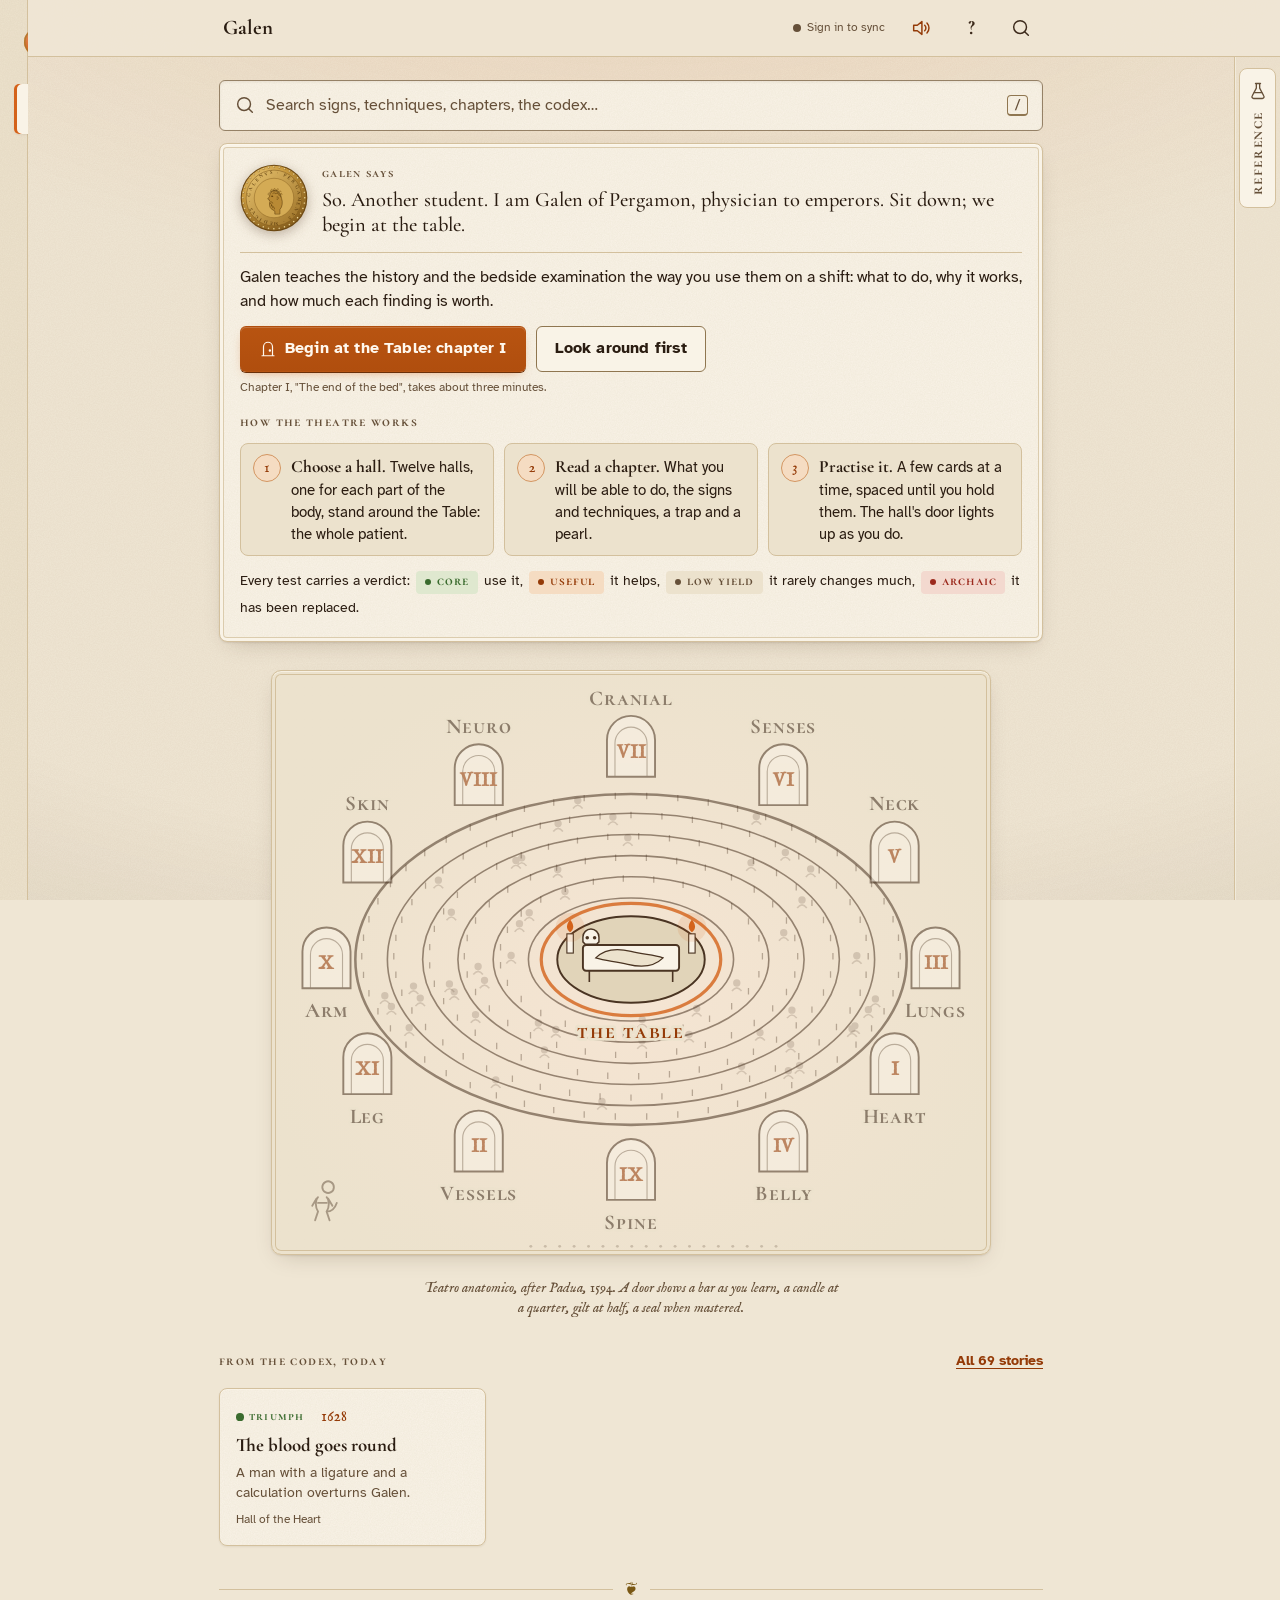
<file: index.html>
<!doctype html>
<html lang="en-GB"><head><meta charset="utf-8"><meta name="viewport" content="width=device-width,initial-scale=1">
<title>Galen</title><meta name="robots" content="noindex">
<script>location.replace("docs/"+location.search+location.hash)</script>
<meta http-equiv="refresh" content="0; url=docs/">
<style>body{font:16px/1.5 Georgia,serif;background:#efe6d4;color:#2a1c11;display:grid;place-items:center;min-height:100vh;margin:0}a{color:#963c08}</style>
</head><body><p>Opening <a href="docs/">Galen</a>…</p></body></html>
</file>
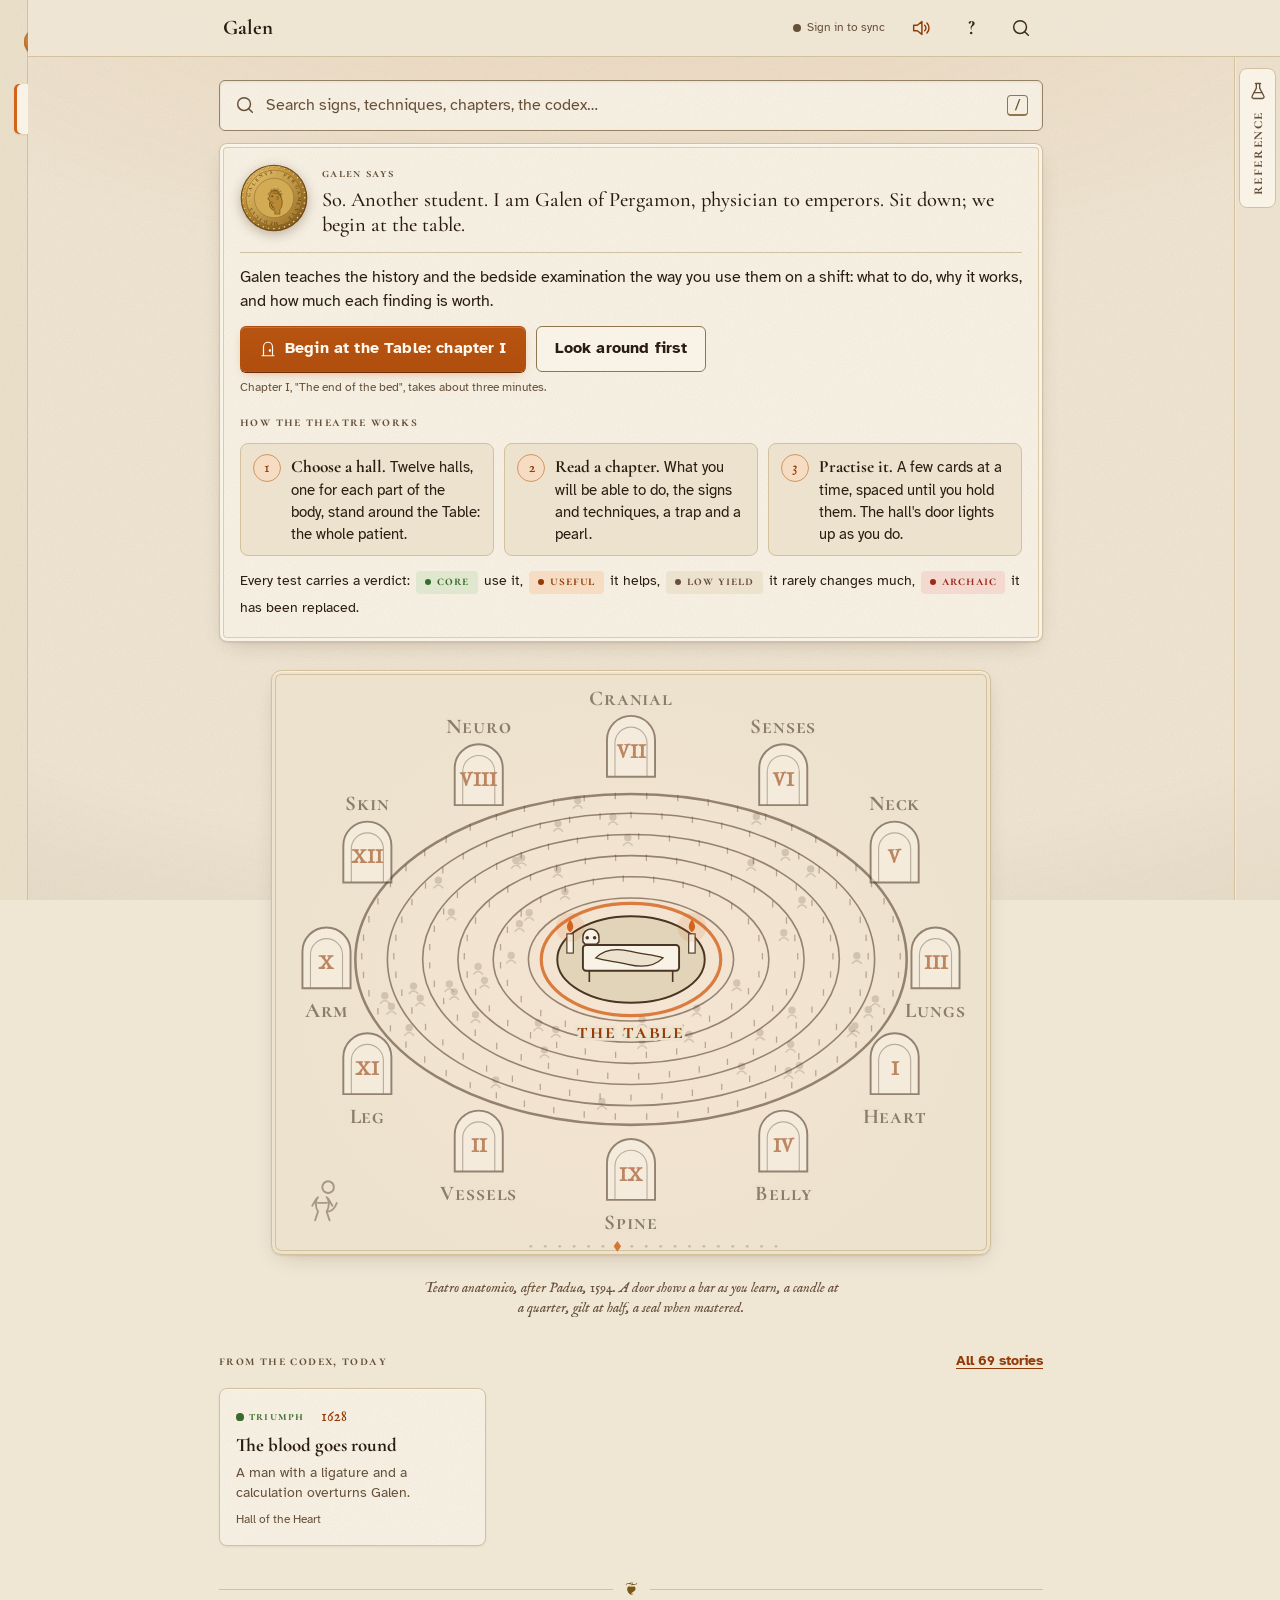
<file: docs/index.html>
<!doctype html>
<html lang="en">
<head>
<meta charset="utf-8">
<meta name="viewport" content="width=device-width,initial-scale=1,viewport-fit=cover">
<title>Galen</title>
<meta name="description" content="Galen: history, examination and the reasons behind them. Evidence, illustrations, sounds, skin, neurology and practice that makes it stick.">
<meta name="theme-color" content="#efe6d4" media="(prefers-color-scheme: light)">
<meta name="theme-color" content="#120d09" media="(prefers-color-scheme: dark)">
<meta name="color-scheme" content="light dark">
<meta name="apple-mobile-web-app-capable" content="yes">
<meta name="apple-mobile-web-app-status-bar-style" content="default">
<meta name="apple-mobile-web-app-title" content="Galen">
<link rel="manifest" href="manifest.webmanifest">
<link rel="icon" href="icons/icon-192.png" type="image/png">
<link rel="apple-touch-icon" href="icons/apple-touch-icon.png">

<link rel="stylesheet" href="app.css?v=a5e0e1771c">
</head>
<body>


<div class="shell">
  <header class="top"><div class="top-in">
    <button class="iconbtn" id="backbtn" aria-label="Back" hidden></button>
    <div class="top-title"><span class="brandmark" aria-hidden="true"><svg viewBox="0 0 24 24"><path d="M12 2.5v19"/><path d="M9.5 5.5c3.5-1 5.5 1 3 3s-5 2.5-2 4.5 5.5 1 3 3.5-4 1.5-2 3"/><circle cx="12" cy="2.6" r=".6"/></svg></span><b id="toptitle">Galen</b></div>
    <span class="sync" id="sync" title="Sync status">This device</span>
    <button class="iconbtn" id="soundbtn" aria-label="Theatre sound" aria-pressed="false"></button>
    <button class="iconbtn" id="searchbtn" aria-label="Search (press /)"></button>
  </div></header>
  <main class="wrap" id="view"></main>
  <aside class="refpane" id="refpane" aria-label="Reference"></aside>
</div>
<div class="stage" aria-hidden="true"><i class="glow"></i><i class="flick"></i><i class="vig"></i></div>
<nav class="nav" aria-label="Sections"><div class="nav-in" id="nav"></div></nav>

<script src="app.js?v=a5e0e1771c"></script>
<script>
if ('serviceWorker' in navigator) {
  /* The update banner follows reg.waiting, so it comes back on every start until the user updates.
     The app also checks for an update when it comes back into view (Android keeps the PWA alive for days), when it comes online, and hourly. */
  const tell = reg => { if (reg && reg.waiting && navigator.serviceWorker.controller) document.dispatchEvent(new CustomEvent('galen:update', { detail: reg })); };
  window.addEventListener('load', () => navigator.serviceWorker.register('sw.js', { updateViaCache: 'none' }).then(reg => {
    if (!reg) return; window.GALEN_SW = reg; tell(reg);
    reg.addEventListener('updatefound', () => { const w = reg.installing; w && w.addEventListener('statechange', () => { if (w.state === 'installed') tell(reg); }); });
    let last = Date.now(); const check = () => { if (Date.now() - last < 60000 || navigator.onLine === false) return; last = Date.now(); reg.update().catch(() => {}); };
    document.addEventListener('visibilitychange', () => { if (!document.hidden) check(); });
    window.addEventListener('online', check); setInterval(check, 3600000);
  }).catch(e => console.warn('sw', e)));
  /* reload only when an update replaces a worker that was already in control (the user tapped Update), never on the first install */
  let refreshing = false; const hadController = !!navigator.serviceWorker.controller;
  navigator.serviceWorker.addEventListener('controllerchange', () => { if (refreshing || !hadController) return; refreshing = true; try { if (typeof Store !== 'undefined' && Store.cache) Store.cache(); } catch (e) {} location.reload(); });
}
</script>
</body>
</html>
</file>
